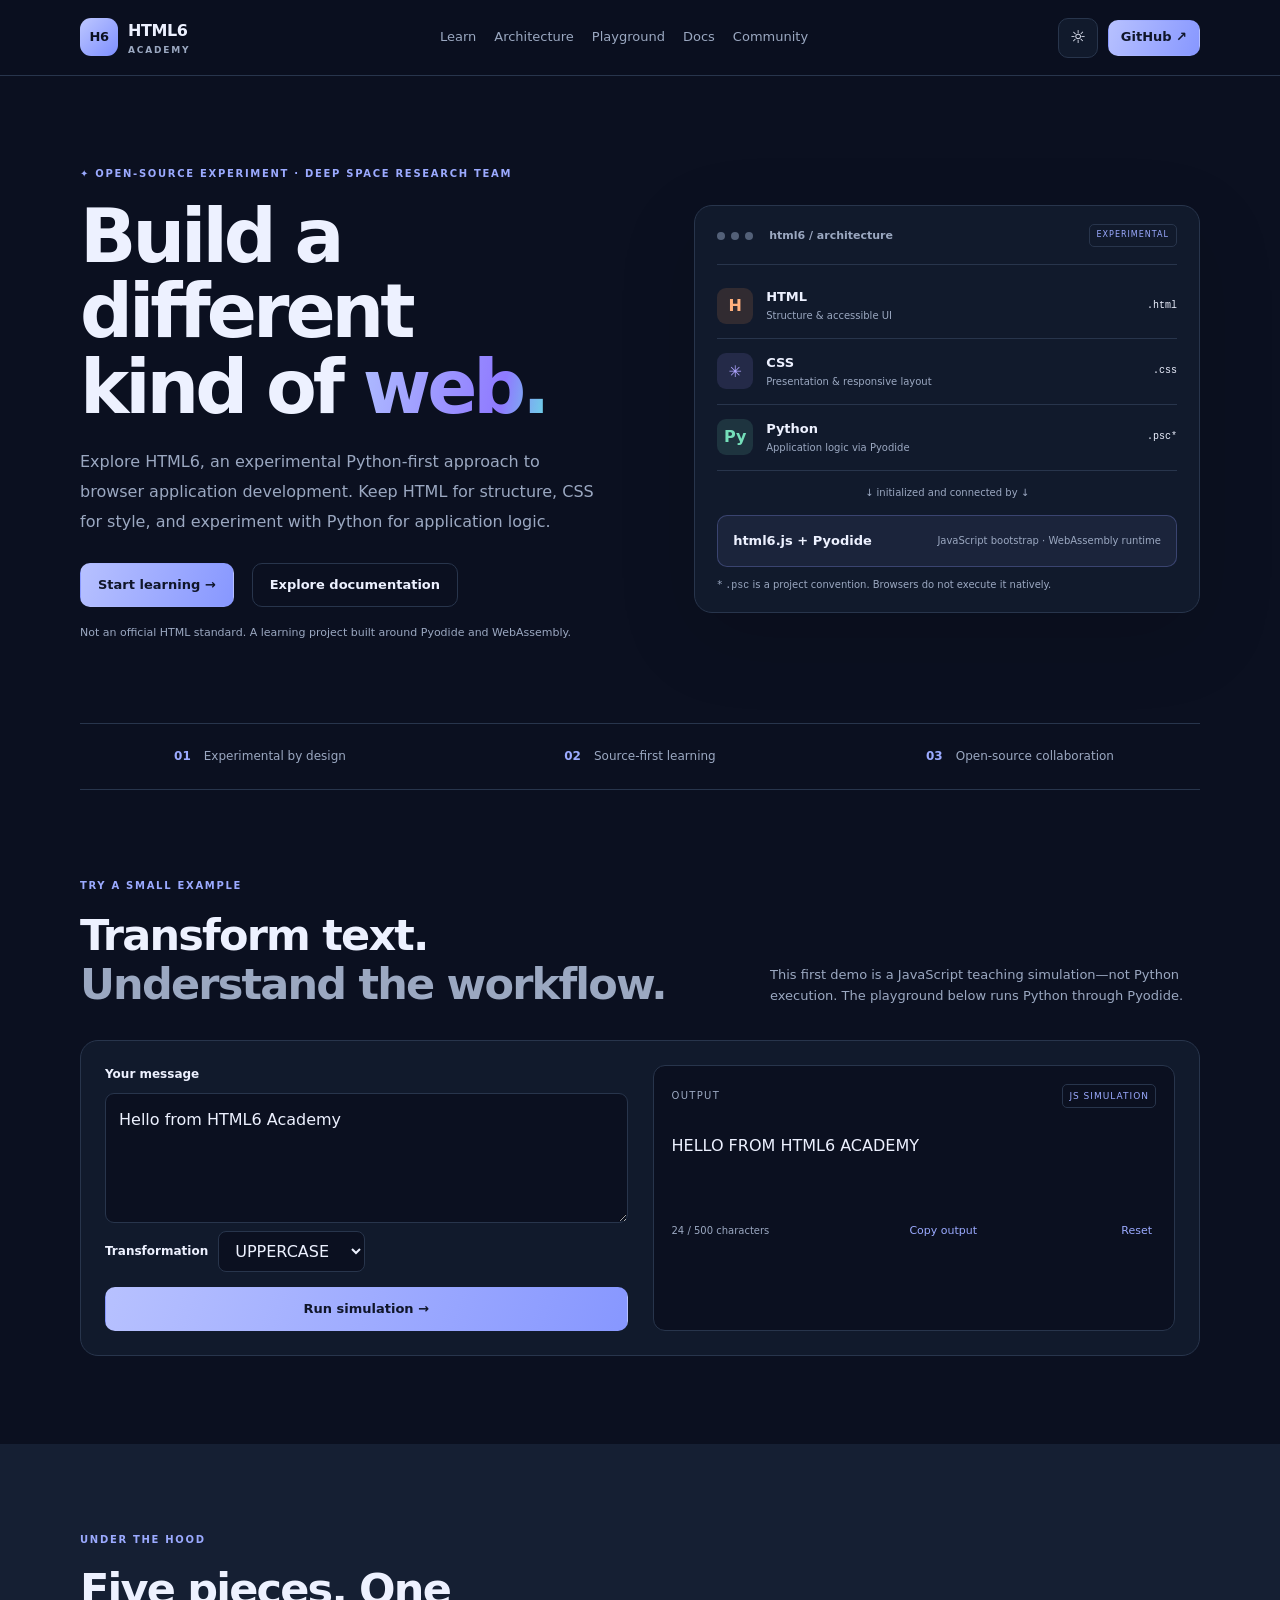
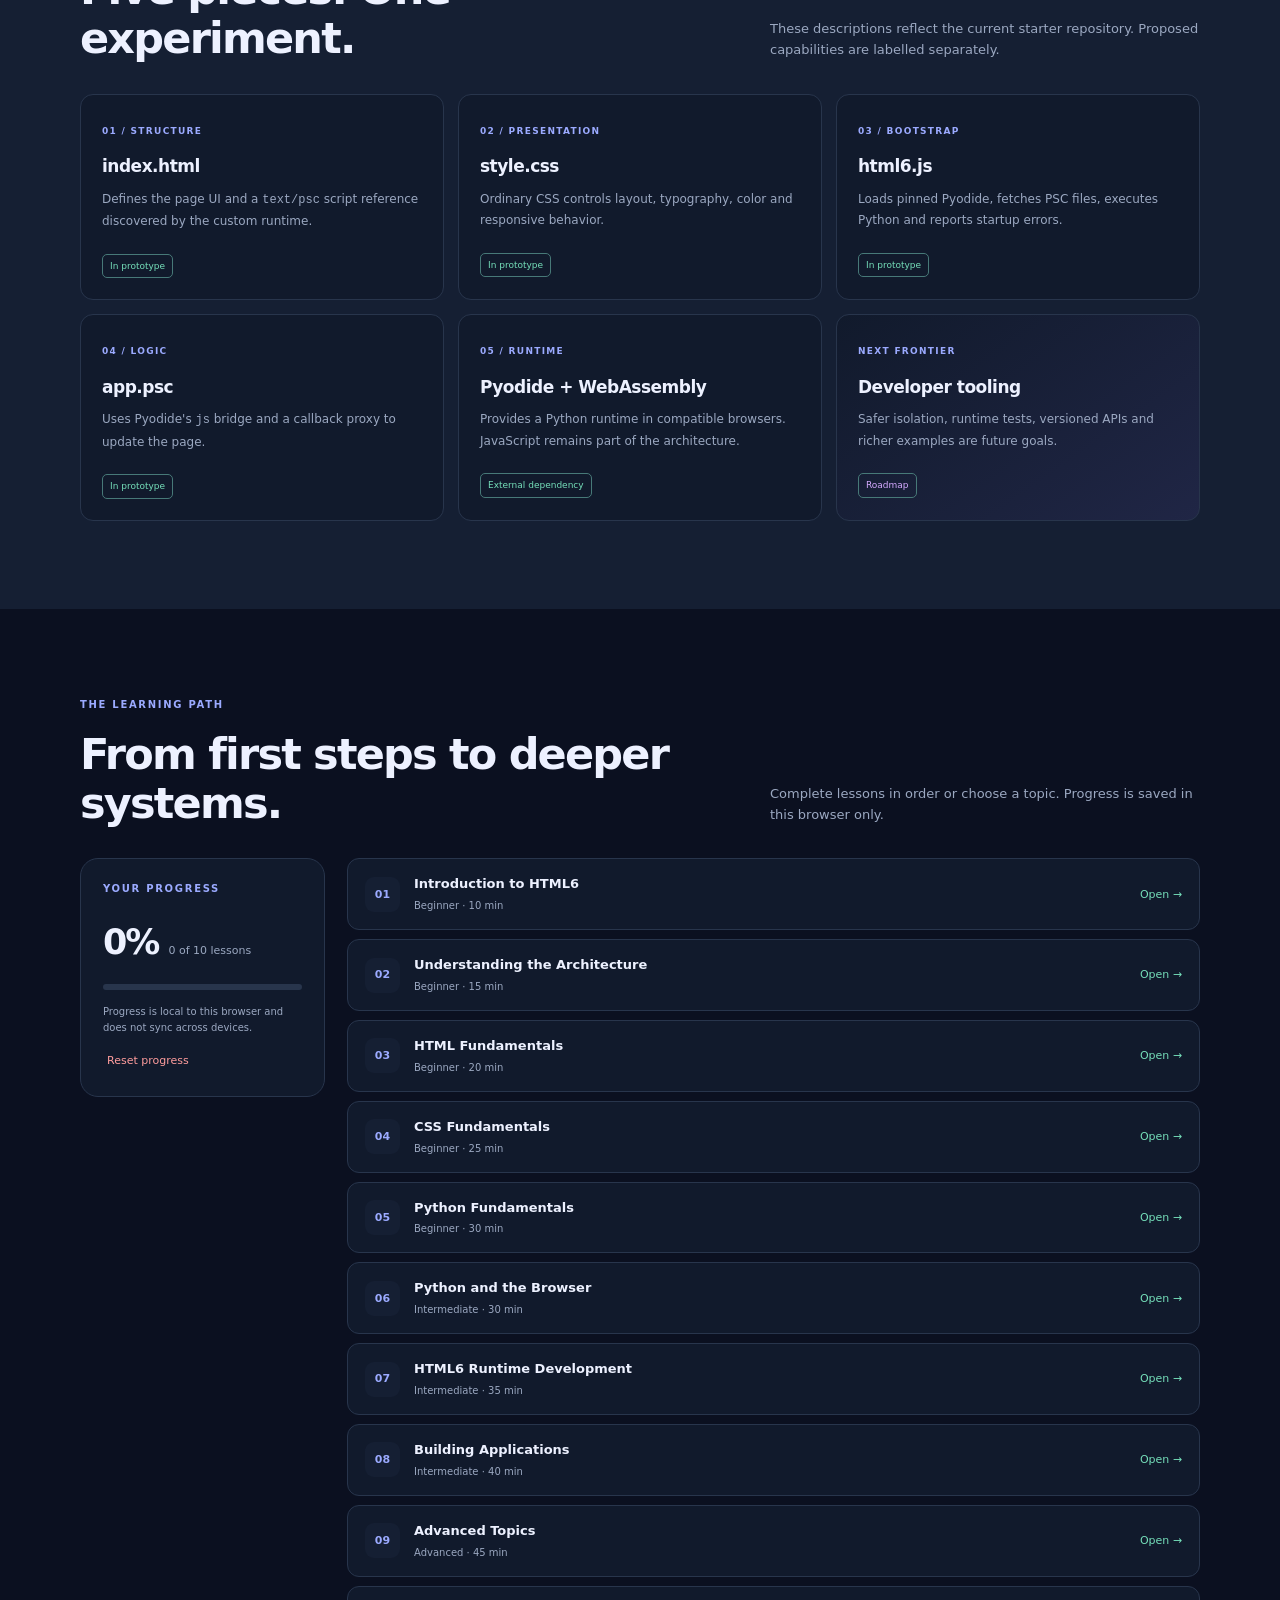
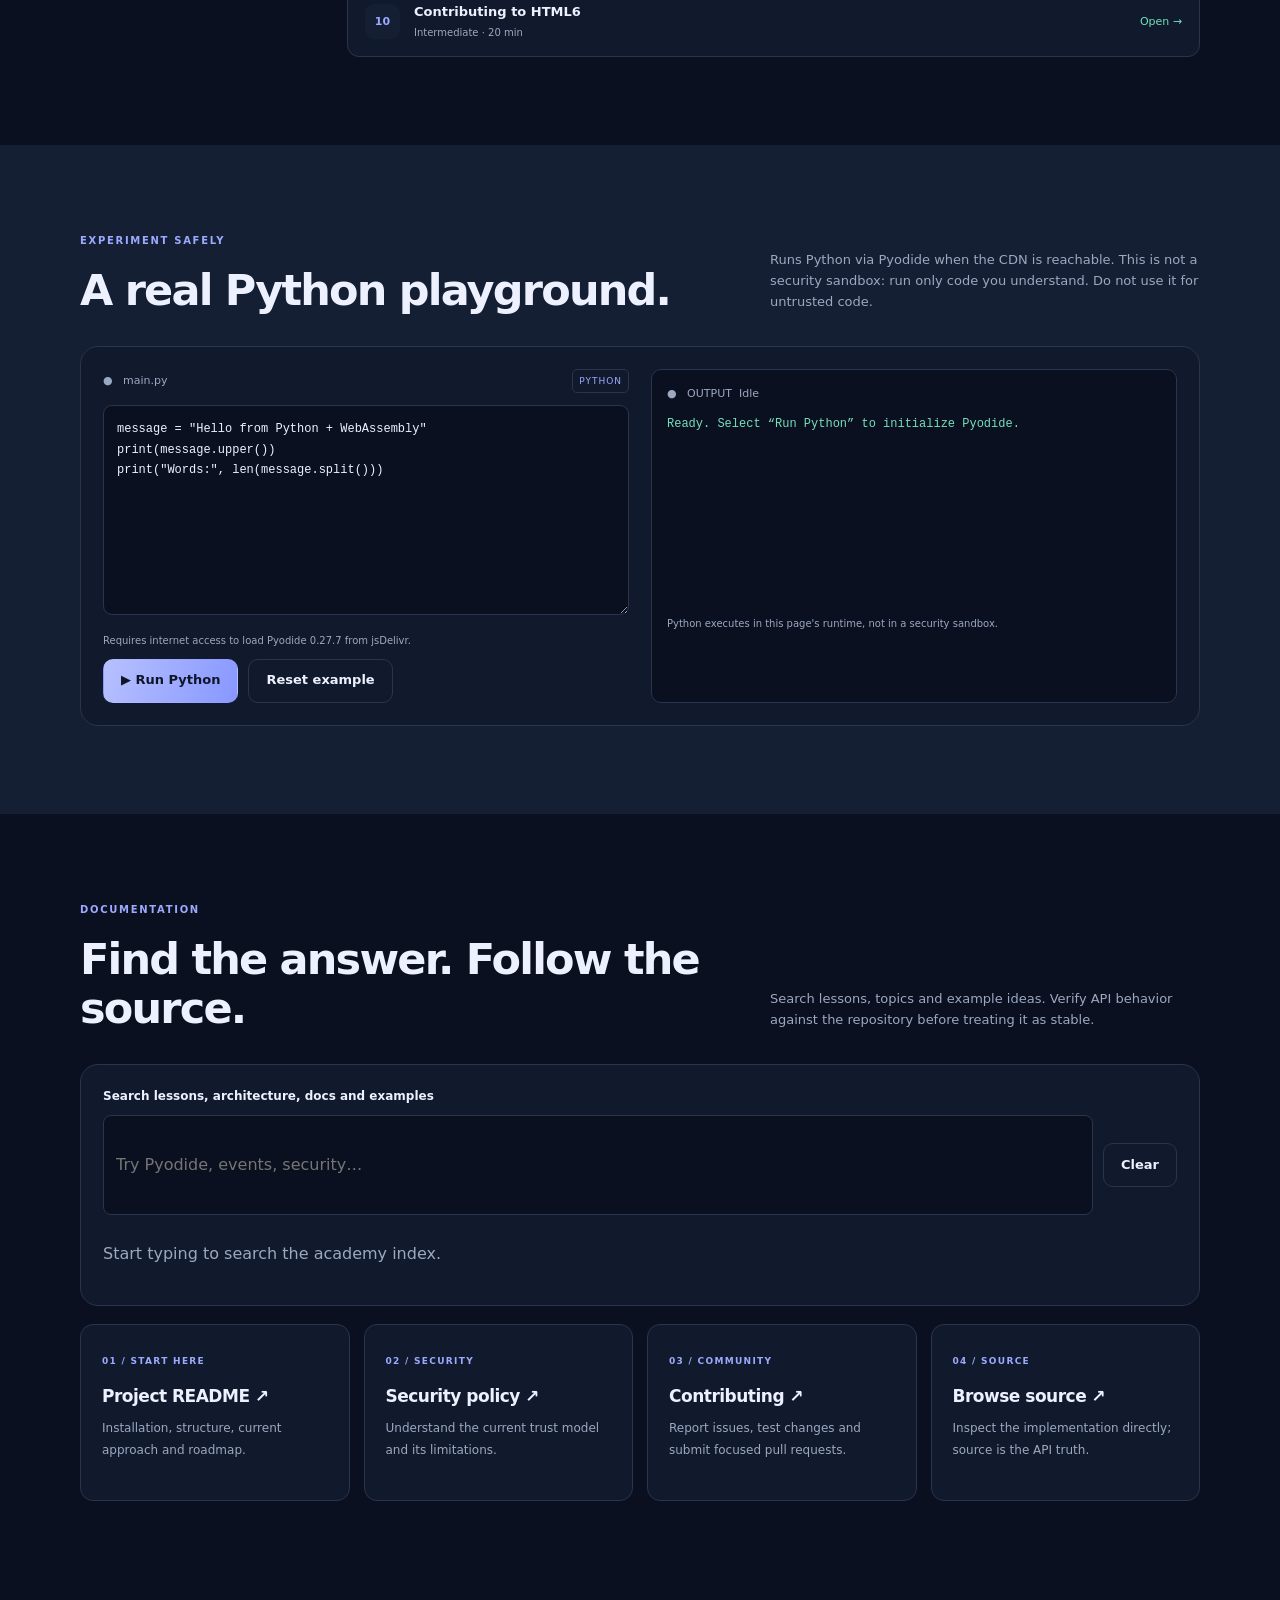
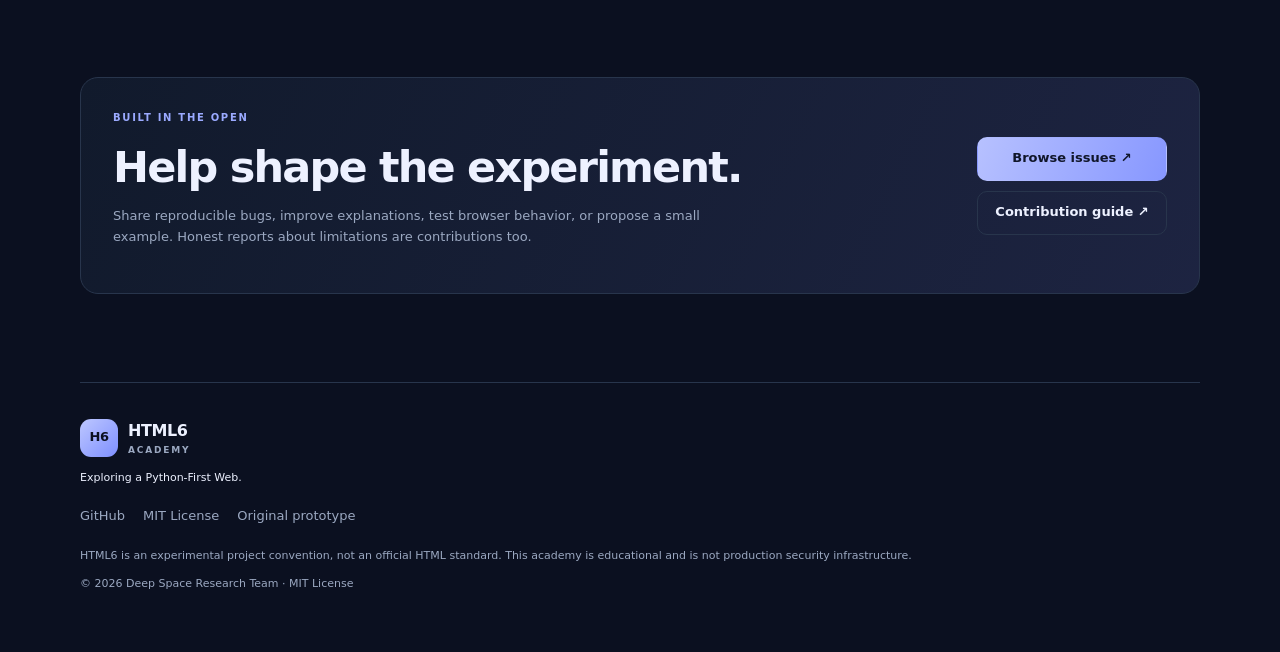
<file: learn/index.html>
<!doctype html>
<html lang="en" data-theme="dark">
<head>
<meta charset="utf-8"><meta name="viewport" content="width=device-width,initial-scale=1"><meta name="theme-color" content="#0b1020">
<meta name="description" content="Learn HTML6, an experimental Python-first web development workflow from Deep Space Research Team.">
<title>HTML6 Academy & Developer Hub</title><link rel="stylesheet" href="styles.css"><script defer src="app.js"></script>
</head>
<body><a class="skip" href="#main">Skip to content</a>
<header class="topbar"><a class="brand" href="#home"><span class="mark">H6</span><span>HTML6 <small>ACADEMY</small></span></a><nav class="nav" aria-label="Main navigation"><a href="#learn">Learn</a><a href="#architecture">Architecture</a><a href="#playground">Playground</a><a href="#docs">Docs</a><a href="#community">Community</a></nav><div class="actions"><button id="theme" class="icon" aria-label="Switch theme" title="Switch theme">☼</button><a class="button small" href="https://github.com/Deep-Space-Research-Team/html6" target="_blank" rel="noreferrer">GitHub ↗</a><button id="menu" class="icon mobile" aria-expanded="false" aria-controls="mobile-nav" aria-label="Open navigation">☰</button></div></header>
<nav id="mobile-nav" class="mobile-nav" hidden><a href="#learn">Learn</a><a href="#architecture">Architecture</a><a href="#playground">Playground</a><a href="#docs">Docs</a><a href="#community">Community</a></nav>
<main id="main">
<section class="hero wrap" id="home"><div class="hero-copy"><p class="eyebrow">✦ OPEN-SOURCE EXPERIMENT · DEEP SPACE RESEARCH TEAM</p><h1>Build a different<br>kind of <span class="gradient">web.</span></h1><p class="lede">Explore HTML6, an experimental Python-first approach to browser application development. Keep HTML for structure, CSS for style, and experiment with Python for application logic.</p><div class="hero-buttons"><a class="button" href="#learn">Start learning →</a><a class="button quiet" href="#docs">Explore documentation</a></div><p class="muted smalltext">Not an official HTML standard. A learning project built around Pyodide and WebAssembly.</p></div><div class="architecture panel"><div class="windowbar"><span></span><span></span><span></span><b>html6 / architecture</b><i>EXPERIMENTAL</i></div><div class="layer"><span class="chip html">H</span><div><b>HTML</b><small>Structure & accessible UI</small></div><code>.html</code></div><div class="layer"><span class="chip css">✳</span><div><b>CSS</b><small>Presentation & responsive layout</small></div><code>.css</code></div><div class="layer"><span class="chip py">Py</span><div><b>Python</b><small>Application logic via Pyodide</small></div><code>.psc*</code></div><p class="connector">↓ initialized and connected by ↓</p><div class="runtime"><b>html6.js + Pyodide</b><small>JavaScript bootstrap · WebAssembly runtime</small></div><p class="muted tiny">* <code>.psc</code> is a project convention. Browsers do not execute it natively.</p></div></section>
<section class="wrap stats"><div><b>01</b><span>Experimental by design</span></div><div><b>02</b><span>Source-first learning</span></div><div><b>03</b><span>Open-source collaboration</span></div></section>
<section class="section wrap" id="demo"><div class="section-head"><div><p class="eyebrow">TRY A SMALL EXAMPLE</p><h2>Transform text.<br><span class="muted">Understand the workflow.</span></h2></div><p>This first demo is a JavaScript teaching simulation—not Python execution. The playground below runs Python through Pyodide.</p></div><div class="demo panel"><div><label for="input">Your message</label><textarea id="input" rows="4" maxlength="500">Hello from HTML6 Academy</textarea><div class="inline"><label for="mode">Transformation</label><select id="mode"><option value="upper">UPPERCASE</option><option value="lower">lowercase</option><option value="reverse">Reverse text</option><option value="words">Count words</option></select></div><button class="button full" id="transform">Run simulation →</button></div><div class="result"><div class="result-head"><span>OUTPUT</span><span class="tag">JS SIMULATION</span></div><output id="output" aria-live="polite">HELLO FROM HTML6 ACADEMY</output><div class="result-foot"><span id="count">24 / 500 characters</span><button class="linkbtn" id="copy">Copy output</button><button class="linkbtn" id="clear">Reset</button></div><p id="feedback" class="feedback" role="status"></p></div></div></section>
<section class="section tinted" id="architecture"><div class="wrap"><div class="section-head"><div><p class="eyebrow">UNDER THE HOOD</p><h2>Five pieces. One experiment.</h2></div><p>These descriptions reflect the current starter repository. Proposed capabilities are labelled separately.</p></div><div class="cards six"><article class="feature"><small>01 / STRUCTURE</small><h3>index.html</h3><p>Defines the page UI and a <code>text/psc</code> script reference discovered by the custom runtime.</p><span class="status">In prototype</span></article><article class="feature"><small>02 / PRESENTATION</small><h3>style.css</h3><p>Ordinary CSS controls layout, typography, color and responsive behavior.</p><span class="status">In prototype</span></article><article class="feature"><small>03 / BOOTSTRAP</small><h3>html6.js</h3><p>Loads pinned Pyodide, fetches PSC files, executes Python and reports startup errors.</p><span class="status">In prototype</span></article><article class="feature"><small>04 / LOGIC</small><h3>app.psc</h3><p>Uses Pyodide's <code>js</code> bridge and a callback proxy to update the page.</p><span class="status">In prototype</span></article><article class="feature"><small>05 / RUNTIME</small><h3>Pyodide + WebAssembly</h3><p>Provides a Python runtime in compatible browsers. JavaScript remains part of the architecture.</p><span class="status">External dependency</span></article><article class="feature accent"><small>NEXT FRONTIER</small><h3>Developer tooling</h3><p>Safer isolation, runtime tests, versioned APIs and richer examples are future goals.</p><span class="status planned">Roadmap</span></article></div></div></section>
<section class="section wrap" id="learn"><div class="section-head"><div><p class="eyebrow">THE LEARNING PATH</p><h2>From first steps to deeper systems.</h2></div><p>Complete lessons in order or choose a topic. Progress is saved in this browser only.</p></div><div class="learning"><aside class="progress panel"><p class="eyebrow">YOUR PROGRESS</p><div class="progress-line"><strong id="percent">0%</strong><span id="progress-count">0 of 10 lessons</span></div><div class="bar" role="progressbar" aria-label="Course progress" aria-valuemin="0" aria-valuemax="100" aria-valuenow="0" id="bar"><span id="fill"></span></div><p class="muted tiny">Progress is local to this browser and does not sync across devices.</p><button id="reset-progress" class="linkbtn danger">Reset progress</button></aside><div id="modules" class="modules"></div></div><article class="lesson panel" id="lesson" hidden><div class="lesson-head"><div><p id="lesson-number" class="eyebrow"></p><h3 id="lesson-title"></h3></div><button class="icon" id="close-lesson" aria-label="Close lesson">×</button></div><div class="inline lesson-meta"><span id="duration"></span><span id="level"></span></div><div id="lesson-body" class="lesson-body"></div><div class="quiz"><p class="eyebrow">KNOWLEDGE CHECK</p><h4 id="question"></h4><div id="options" class="options"></div><p id="quiz-feedback" class="feedback" role="status"></p></div><div class="lesson-actions"><button class="button quiet" id="previous">← Previous</button><button class="button" id="complete">Mark complete ✓</button><button class="button quiet" id="next">Next →</button></div></article></section>
<section class="section tinted" id="playground"><div class="wrap"><div class="section-head"><div><p class="eyebrow">EXPERIMENT SAFELY</p><h2>A real Python playground.</h2></div><p>Runs Python via Pyodide when the CDN is reachable. This is not a security sandbox: run only code you understand. Do not use it for untrusted code.</p></div><div class="playground panel"><div><div class="editor-title">● &nbsp; main.py <span class="tag">PYTHON</span></div><label class="sr" for="python-code">Python source code</label><textarea id="python-code" spellcheck="false">message = "Hello from Python + WebAssembly"
print(message.upper())
print("Words:", len(message.split()))</textarea><p class="muted tiny">Requires internet access to load Pyodide 0.27.7 from jsDelivr.</p><div class="inline"><button class="button" id="run-python">▶ Run Python</button><button class="button quiet" id="reset-python">Reset example</button></div></div><div class="console"><div class="editor-title">● &nbsp; OUTPUT <span id="python-state">Idle</span></div><pre id="python-output" aria-live="polite">Ready. Select “Run Python” to initialize Pyodide.</pre><p class="muted tiny">Python executes in this page's runtime, not in a security sandbox.</p></div></div></div></section>
<section class="section wrap" id="docs"><div class="section-head"><div><p class="eyebrow">DOCUMENTATION</p><h2>Find the answer. Follow the source.</h2></div><p>Search lessons, topics and example ideas. Verify API behavior against the repository before treating it as stable.</p></div><div class="searchbox panel"><label for="search">Search lessons, architecture, docs and examples</label><div class="inline"><input id="search" type="search" placeholder="Try Pyodide, events, security…"><button class="button quiet" id="search-clear">Clear</button></div><div id="search-results" aria-live="polite" class="search-results"><p class="muted">Start typing to search the academy index.</p></div></div><div class="cards docs"><a class="doc" href="https://github.com/Deep-Space-Research-Team/html6/blob/main/README.md" target="_blank" rel="noreferrer"><small>01 / START HERE</small><h3>Project README ↗</h3><p>Installation, structure, current approach and roadmap.</p></a><a class="doc" href="https://github.com/Deep-Space-Research-Team/html6/blob/main/SECURITY.md" target="_blank" rel="noreferrer"><small>02 / SECURITY</small><h3>Security policy ↗</h3><p>Understand the current trust model and its limitations.</p></a><a class="doc" href="https://github.com/Deep-Space-Research-Team/html6/blob/main/CONTRIBUTING.md" target="_blank" rel="noreferrer"><small>03 / COMMUNITY</small><h3>Contributing ↗</h3><p>Report issues, test changes and submit focused pull requests.</p></a><a class="doc" href="https://github.com/Deep-Space-Research-Team/html6/tree/main" target="_blank" rel="noreferrer"><small>04 / SOURCE</small><h3>Browse source ↗</h3><p>Inspect the implementation directly; source is the API truth.</p></a></div></section>
<section class="section wrap" id="community"><div class="community"><div><p class="eyebrow">BUILT IN THE OPEN</p><h2>Help shape the experiment.</h2><p>Share reproducible bugs, improve explanations, test browser behavior, or propose a small example. Honest reports about limitations are contributions too.</p></div><div class="community-links"><a class="button" href="https://github.com/Deep-Space-Research-Team/html6/issues" target="_blank" rel="noreferrer">Browse issues ↗</a><a class="button quiet" href="https://github.com/Deep-Space-Research-Team/html6/blob/main/CONTRIBUTING.md" target="_blank" rel="noreferrer">Contribution guide ↗</a></div></div></section>
</main><footer class="footer wrap"><div class="brand"><span class="mark">H6</span><span>HTML6 <small>ACADEMY</small></span></div><p>Exploring a Python-First Web.</p><div class="footer-links"><a href="https://github.com/Deep-Space-Research-Team/html6" target="_blank" rel="noreferrer">GitHub</a><a href="https://github.com/Deep-Space-Research-Team/html6/blob/main/LICENSE" target="_blank" rel="noreferrer">MIT License</a><a href="../">Original prototype</a></div><p class="muted tiny">HTML6 is an experimental project convention, not an official HTML standard. This academy is educational and is not production security infrastructure.</p><p class="muted tiny">© 2026 Deep Space Research Team · MIT License</p></footer>
</body></html>
</file>
<file: learn/styles.css>
:root{color-scheme:dark;--bg:#0b1020;--surface:#111a2c;--surface2:#151f33;--text:#edf1ff;--muted:#9ba8c1;--line:#28354c;--accent:#9baaff;--accent2:#7d8cff;--good:#75dfba;font-family:Inter,ui-sans-serif,system-ui,-apple-system,BlinkMacSystemFont,"Segoe UI",sans-serif;font-synthesis:none;text-rendering:optimizeLegibility;-webkit-font-smoothing:antialiased}html[data-theme=light]{color-scheme:light;--bg:#f5f7fc;--surface:#fff;--surface2:#edf1fb;--text:#141b2d;--muted:#5c6880;--line:#d9e0ef;--accent:#4d5fd2;--accent2:#6555d8;--good:#087e60}*{box-sizing:border-box}html{scroll-behavior:smooth;scroll-padding-top:90px}body{margin:0;background:var(--bg);color:var(--text);line-height:1.6}a{color:inherit;text-decoration:none}button,input,textarea,select{font:inherit}button,a,select,input,textarea{outline-offset:3px}button:focus-visible,a:focus-visible,input:focus-visible,textarea:focus-visible,select:focus-visible{outline:2px solid var(--accent)}.skip{position:absolute;left:-9999px;top:0;background:var(--surface);padding:10px}.skip:focus{left:10px;z-index:10}.wrap{width:min(1120px,calc(100% - 40px));margin-inline:auto}.topbar{height:76px;padding:0 max(20px,calc((100vw - 1120px)/2));display:flex;align-items:center;justify-content:space-between;gap:25px;border-bottom:1px solid var(--line);position:sticky;top:0;background:color-mix(in srgb,var(--bg) 90%,transparent);backdrop-filter:blur(16px);z-index:5}.brand{display:flex;align-items:center;gap:10px;font-weight:850;letter-spacing:-.4px;white-space:nowrap}.brand small{display:block;font-size:9px;letter-spacing:1.8px;color:var(--muted)}.mark{display:grid;place-items:center;width:38px;height:38px;border-radius:11px;background:linear-gradient(135deg,#bdc7ff,#7e8fff);color:#0b1020;font-size:13px;font-weight:950}.nav,.actions,.hero-buttons,.inline,.footer-links{display:flex;align-items:center;gap:18px}.nav a,.footer-links a{font-size:13px;color:var(--muted)}.nav a:hover,.footer-links a:hover{color:var(--text)}.actions{gap:10px}.button,.icon{display:inline-flex;align-items:center;justify-content:center;gap:10px;min-height:44px;border:1px solid transparent;border-radius:10px;padding:0 17px;background:linear-gradient(110deg,#b7c1ff,#8797ff);color:#10162a;font-weight:750;font-size:13px;cursor:pointer}.button:hover{filter:brightness(1.06)}.button.small{min-height:36px;padding:0 12px}.button.quiet{background:transparent;border-color:var(--line);color:var(--text)}.icon{width:40px;min-height:40px;padding:0;background:var(--surface);border-color:var(--line);color:var(--text);font-size:18px}.mobile,.mobile-nav{display:none}.hero{padding-block:90px 70px;display:grid;grid-template-columns:1.05fr .95fr;gap:55px;align-items:center}.eyebrow{font-size:10px;letter-spacing:1.7px;font-weight:850;color:var(--accent);margin:0 0 17px}.hero h1{font-size:clamp(44px,6vw,74px);line-height:1.02;letter-spacing:-4px;margin:0 0 22px}.gradient{background:linear-gradient(100deg,#aebcff,#8f7aff 75%,#6bd8e5);color:transparent;background-clip:text}.lede{font-size:16px;color:var(--muted);max-width:520px;line-height:1.85}.hero-buttons{margin:27px 0 17px;flex-wrap:wrap}.muted{color:var(--muted)}.smalltext{font-size:11px}.panel{border:1px solid var(--line);background:var(--surface);border-radius:18px}.architecture{padding:18px 22px;box-shadow:0 25px 80px #0002}.windowbar{display:flex;align-items:center;gap:6px;border-bottom:1px solid var(--line);padding-bottom:17px;margin-bottom:8px}.windowbar>span{width:8px;height:8px;border-radius:50%;background:#536078}.windowbar b{font-size:11px;color:var(--muted);font-weight:600;margin-left:10px}.windowbar i{margin-left:auto;font-style:normal;color:var(--accent);font-size:8px;letter-spacing:1px;border:1px solid var(--line);padding:4px 7px;border-radius:5px}.layer{display:flex;align-items:center;gap:13px;padding:14px 0;border-bottom:1px solid var(--line)}.chip{width:36px;height:36px;display:grid;place-items:center;border-radius:9px;font-weight:900}.html{background:#ff985522;color:#ffb07d}.css{background:#9a8cff22;color:#afa4ff}.py{background:#74d8bb22;color:#75dfba}.layer b,.layer small,.runtime b,.runtime small{display:block}.layer b,.runtime b{font-size:13px}.layer small,.runtime small{font-size:10px;color:var(--muted)}.layer code{margin-left:auto;font-size:10px}.connector{text-align:center;color:var(--muted);font-size:10px;margin:14px 0}.runtime{padding:15px;border:1px solid #8d9cff45;border-radius:10px;background:color-mix(in srgb,var(--accent) 7%,var(--surface));display:flex;align-items:center;justify-content:space-between;gap:8px}.tiny{font-size:10px}.architecture>.tiny{margin-bottom:0}.stats{display:grid;grid-template-columns:repeat(3,1fr);border-block:1px solid var(--line);padding:23px 0;gap:20px}.stats div{display:flex;gap:13px;align-items:center;justify-content:center}.stats b{color:var(--accent);font-size:12px}.stats span{font-size:12px;color:var(--muted)}.section{padding-block:88px}.section-head{display:flex;align-items:end;justify-content:space-between;gap:35px;margin-bottom:30px}.section-head h2,.community h2{font-size:clamp(29px,4vw,43px);letter-spacing:-1.8px;line-height:1.15;margin:0}.section-head>p{max-width:430px;color:var(--muted);font-size:13px;margin:0 0 3px}.demo{padding:24px;display:grid;grid-template-columns:1fr 1fr;gap:25px}.demo label,.searchbox label{display:block;font-size:12px;font-weight:700;margin-bottom:9px}.demo textarea,.playground textarea,.searchbox input{width:100%;border:1px solid var(--line);border-radius:9px;background:var(--bg);color:var(--text);padding:13px;resize:vertical;min-height:100px}.inline{gap:10px;flex-wrap:wrap}.inline label{margin:0}.inline select,.searchbox input{border:1px solid var(--line);border-radius:8px;background:var(--bg);color:var(--text);padding:9px 12px}.full{width:100%;margin-top:15px}.result{padding:18px;background:var(--bg);border:1px solid var(--line);border-radius:12px;min-width:0}.result-head,.result-foot{display:flex;align-items:center;gap:10px;justify-content:space-between}.result-head{font-size:10px;letter-spacing:1.3px;color:var(--muted)}.tag{font-size:9px;letter-spacing:1px;color:var(--accent);border:1px solid var(--line);border-radius:5px;padding:4px 6px}.result output{display:block;min-height:110px;padding:25px 0;overflow-wrap:anywhere;white-space:pre-wrap;font-size:16px}.result-foot{font-size:10px;color:var(--muted);flex-wrap:wrap}.linkbtn{background:none;border:0;color:var(--accent);font-size:11px;cursor:pointer;padding:4px}.danger{color:#ff9d9d}.feedback{font-size:12px;color:var(--good);min-height:15px;margin:8px 0 0}.tinted{background:var(--surface2)}.cards{display:grid;gap:14px}.cards.six{grid-template-columns:repeat(3,1fr)}.feature,.doc,.example{border:1px solid var(--line);border-radius:13px;padding:21px;background:var(--surface)}.feature small,.doc small{font-size:9px;letter-spacing:1.3px;color:var(--accent);font-weight:800}.feature h3,.doc h3{font-size:17px;margin:12px 0 8px;letter-spacing:-.5px}.feature p,.doc p,.example p{font-size:12px;line-height:1.8;color:var(--muted);margin:0 0 18px}.status{display:inline-block;font-size:9px;color:var(--good);border:1px solid color-mix(in srgb,var(--good) 40%,var(--line));border-radius:5px;padding:4px 7px}.status.planned{color:#d5aaff}.feature.accent{background:linear-gradient(145deg,var(--surface),color-mix(in srgb,#8d7cff 12%,var(--surface)))}.learning{display:grid;grid-template-columns:245px 1fr;gap:22px;align-items:start}.progress{padding:22px;position:sticky;top:95px}.progress-line{display:flex;align-items:baseline;gap:10px;flex-wrap:wrap}.progress-line strong{font-size:35px;letter-spacing:-2px}.progress-line span{font-size:11px;color:var(--muted)}.bar{height:6px;border-radius:9px;background:var(--line);overflow:hidden;margin:14px 0}.bar span{display:block;height:100%;width:0;background:linear-gradient(90deg,#9caaff,#8a7aff);transition:width .2s}.modules{display:grid;gap:9px}.module{display:flex;align-items:center;gap:14px;padding:15px 17px;border:1px solid var(--line);border-radius:12px;background:var(--surface);text-align:left;color:var(--text);cursor:pointer;width:100%}.module:hover{border-color:var(--accent)}.module-num{display:grid;place-items:center;width:35px;height:35px;border-radius:9px;background:var(--surface2);color:var(--accent);font-size:11px;font-weight:800;flex-shrink:0}.module-copy{flex:1}.module-copy b{display:block;font-size:13px}.module-copy small{display:block;font-size:10px;color:var(--muted);margin-top:3px}.module-state{font-size:11px;color:var(--good)}.lesson{padding:25px;margin-top:22px}.lesson-head{display:flex;justify-content:space-between;align-items:start}.lesson h3{font-size:26px;margin:0}.lesson-meta{justify-content:flex-start;margin:10px 0 20px;color:var(--muted);font-size:11px}.lesson-body{font-size:14px;line-height:1.9;color:var(--muted)}.lesson-body h4{color:var(--text);font-size:15px}.lesson-body code{color:var(--accent);background:var(--bg);padding:2px 5px;border-radius:4px}.code-sample{white-space:pre-wrap;overflow-wrap:anywhere;background:var(--bg);border:1px solid var(--line);padding:14px;border-radius:9px;color:var(--accent);font-size:12px}.quiz{padding:18px;border:1px solid var(--line);border-radius:12px;margin-top:22px}.quiz h4{margin:0 0 12px}.options{display:grid;gap:8px}.option{padding:10px 12px;text-align:left;background:var(--bg);border:1px solid var(--line);border-radius:8px;color:var(--text);cursor:pointer;font-size:12px}.option.correct{border-color:var(--good)}.option.wrong{border-color:#ff8d9d}.lesson-actions{display:flex;justify-content:space-between;gap:8px;margin-top:20px;flex-wrap:wrap}.playground{padding:22px;display:grid;grid-template-columns:1fr 1fr;gap:22px}.editor-title{font-size:11px;color:var(--muted);display:flex;align-items:center;gap:7px;margin-bottom:12px}.editor-title .tag{margin-left:auto}.playground textarea{min-height:210px;font-family:ui-monospace,SFMono-Regular,Consolas,monospace;font-size:12px;line-height:1.7;resize:vertical}.play-controls{display:flex;gap:8px;flex-wrap:wrap}.console{border:1px solid var(--line);border-radius:10px;padding:15px;background:var(--bg);min-width:0}.console pre{white-space:pre-wrap;overflow-wrap:anywhere;min-height:190px;font:12px/1.8 ui-monospace,SFMono-Regular,Consolas,monospace;color:var(--good)}.searchbox{padding:22px;margin-bottom:18px}.searchbox input{flex:1;min-width:150px}.search-results{padding-top:10px}.search-result{display:block;padding:12px 0;border-bottom:1px solid var(--line)}.search-result b{display:block;font-size:13px}.search-result span{font-size:11px;color:var(--muted)}.docs{grid-template-columns:repeat(4,1fr)}.doc{display:block;transition:transform .15s,border-color .15s}.doc:hover{transform:translateY(-2px);border-color:var(--accent)}.community{padding:32px;border-radius:18px;border:1px solid var(--line);background:linear-gradient(115deg,var(--surface),color-mix(in srgb,#8a7aff 10%,var(--surface)));display:flex;justify-content:space-between;align-items:center;gap:30px}.community p:not(.eyebrow){max-width:610px;color:var(--muted);font-size:13px}.community-links{display:grid;gap:10px;min-width:190px}.footer{padding-block:35px 50px;border-top:1px solid var(--line)}.footer>p{font-size:11px}.footer-links{margin:20px 0;flex-wrap:wrap}.sr{position:absolute;width:1px;height:1px;padding:0;margin:-1px;overflow:hidden;clip:rect(0,0,0,0);white-space:nowrap;border:0}[hidden]{display:none!important}@media(max-width:900px){.nav{display:none}.mobile{display:inline-flex}.mobile-nav{display:grid;position:sticky;top:76px;z-index:4;background:var(--surface);padding:10px 20px;border-bottom:1px solid var(--line)}.mobile-nav a{padding:10px}.hero{grid-template-columns:1fr;gap:35px;padding-top:65px}.hero-copy{max-width:700px}.architecture{max-width:600px;width:100%;margin:auto}.cards.six{grid-template-columns:repeat(2,1fr)}.docs{grid-template-columns:repeat(2,1fr)}.section-head{align-items:start;flex-direction:column;gap:15px}.section-head>p{max-width:700px}}@media(max-width:620px){.wrap{width:calc(100% - 28px)}.topbar{height:66px;padding-inline:14px}.topbar>.button{display:none}.hero{padding-block:55px 45px}.hero h1{letter-spacing:-2.5px}.lede{font-size:14px}.hero-buttons{align-items:stretch}.hero-buttons .button{flex:1}.stats{grid-template-columns:1fr;padding:14px 0;gap:12px}.stats div{justify-content:flex-start}.section{padding-block:60px}.demo,.playground{grid-template-columns:1fr;padding:15px}.cards.six,.docs{grid-template-columns:1fr}.learning{grid-template-columns:1fr}.progress{position:static}.lesson{padding:17px}.lesson-actions .button{flex:1}.community{padding:22px;flex-direction:column;align-items:start}.community-links{width:100%}.architecture{padding:14px}.windowbar b{font-size:9px}.windowbar i{font-size:7px}.result-foot{justify-content:flex-start}.result-foot span{width:100%}}
@media(prefers-reduced-motion:reduce){html{scroll-behavior:auto}*,*::before,*::after{transition:none!important;animation:none!important}}
</file>
